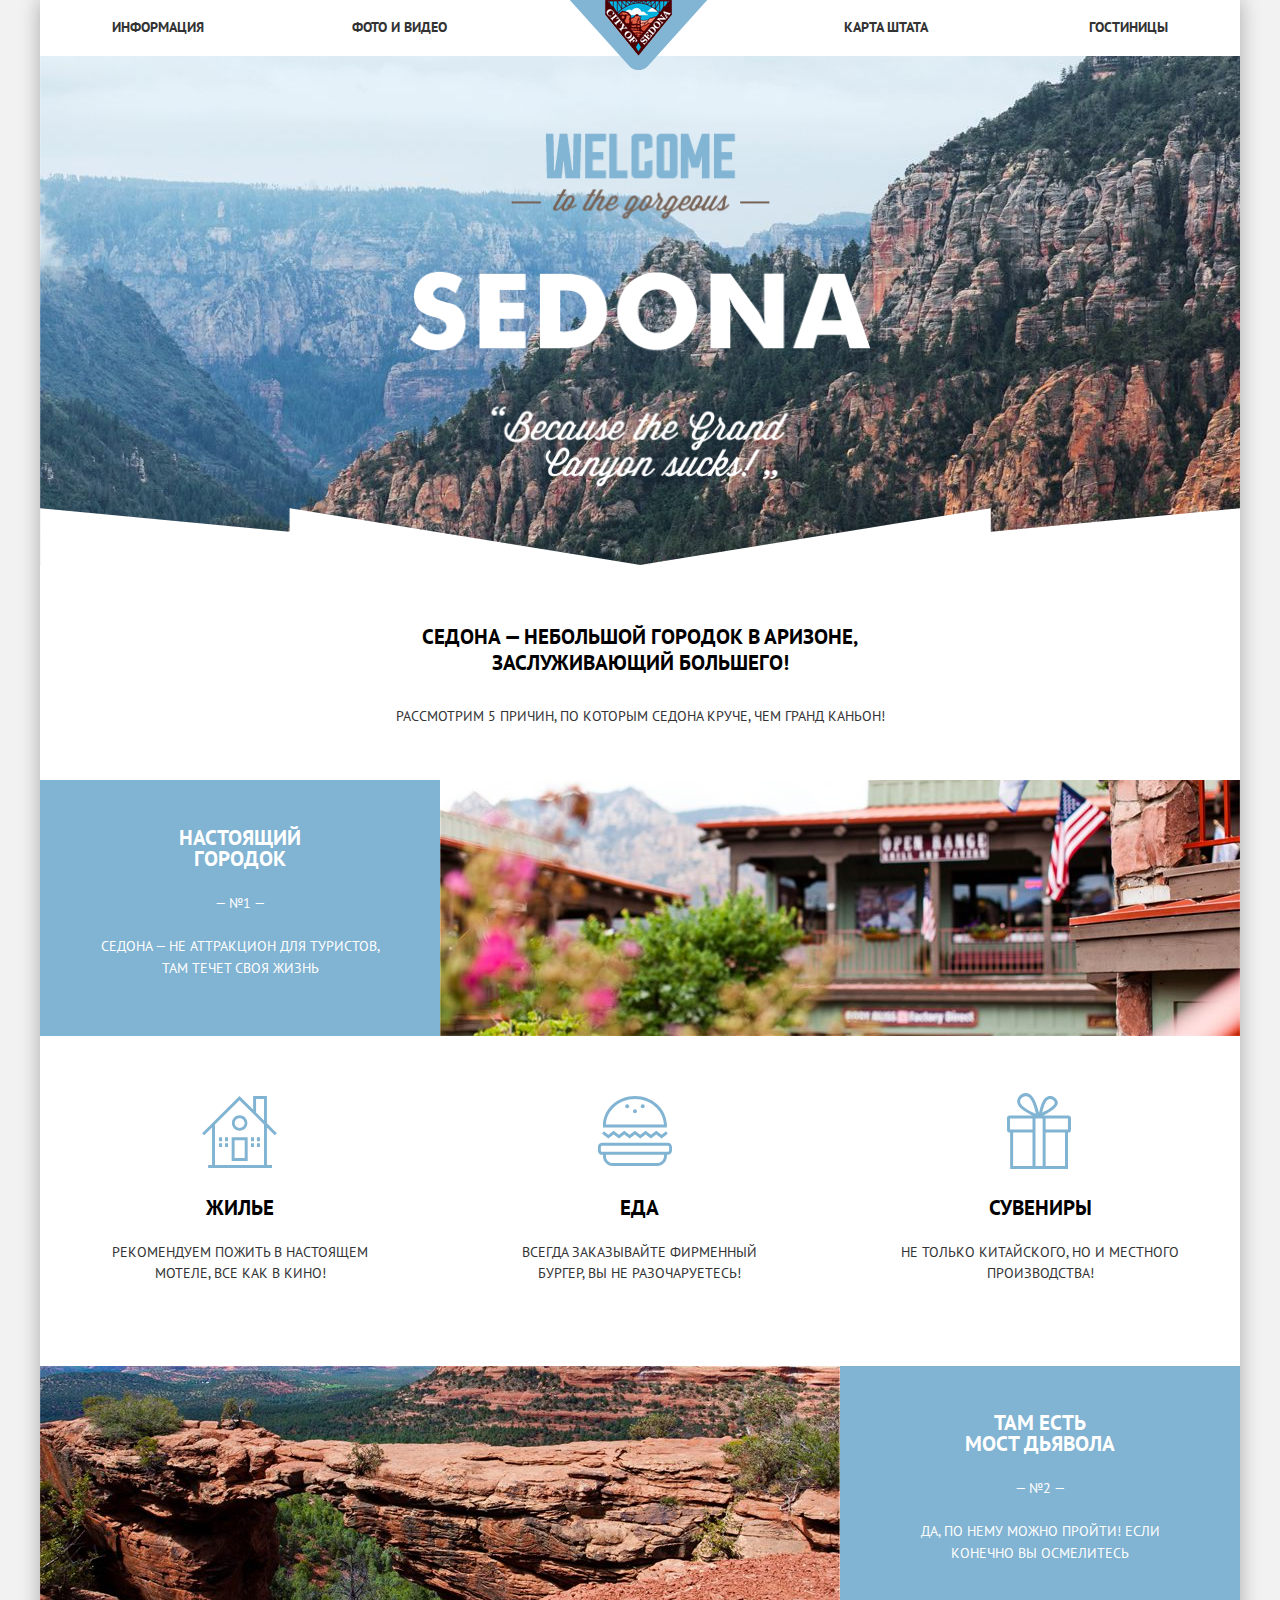
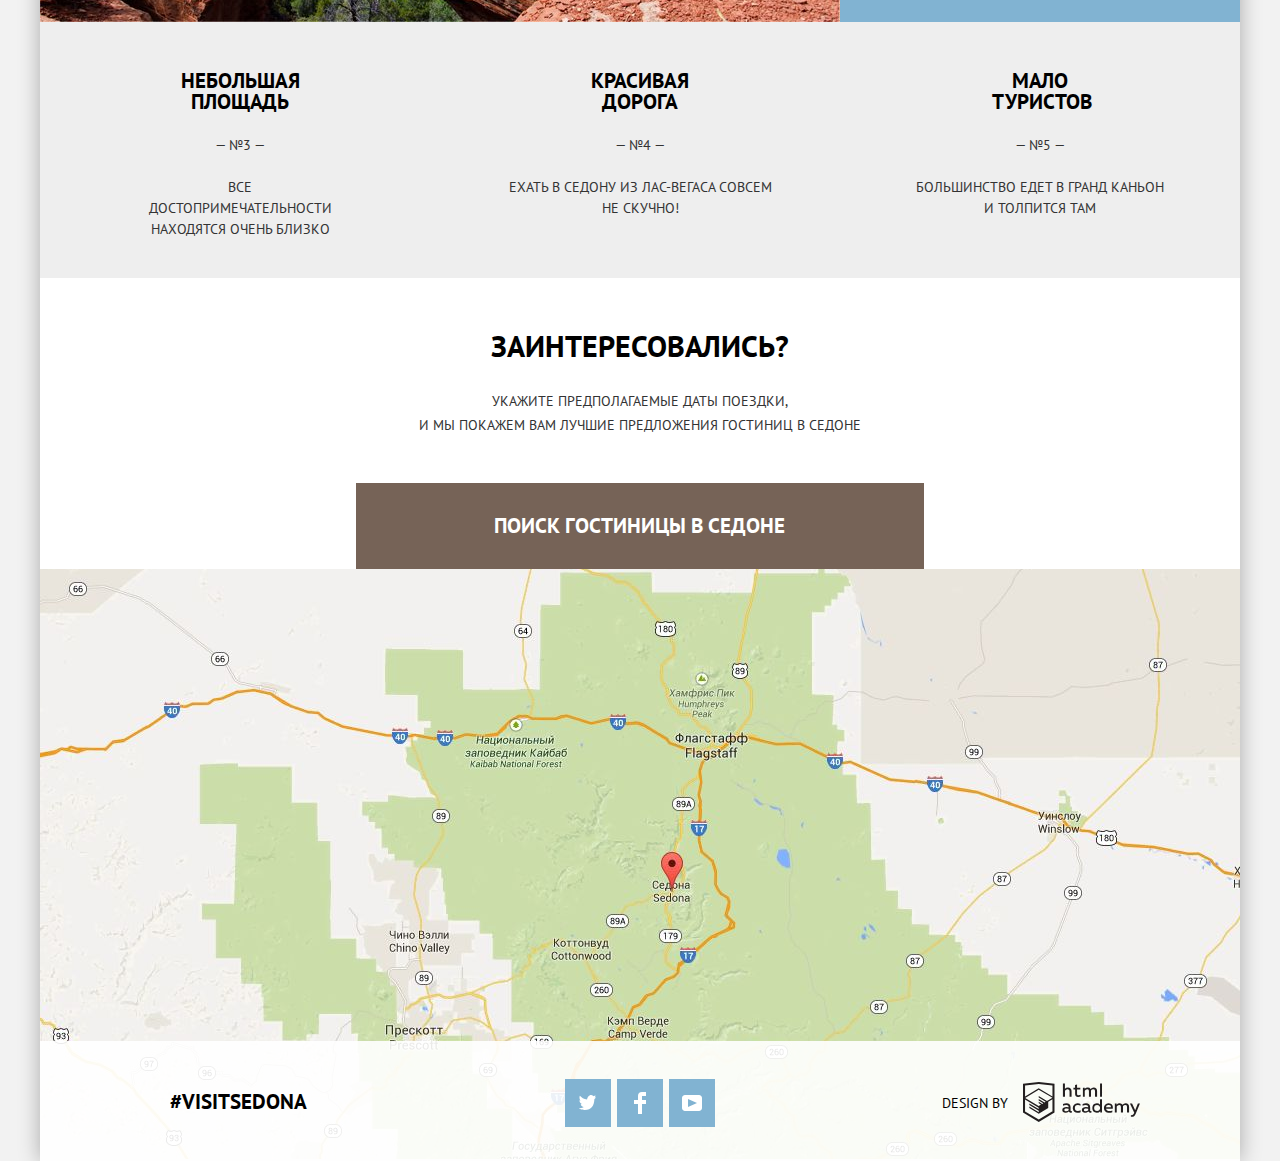
<file: index.html>
<!DOCTYPE html>
<html lang="ru">

<head>
  <meta charset="utf-8">
  <title>Седона</title>
  <link href="https://fonts.googleapis.com/css?family=PT+Sans:400,700&amp;subset=cyrillic" rel="stylesheet">
  <link href="css/normalize.css" rel="stylesheet">
  <link href="css/style.min.css" rel="stylesheet">
</head>

<body>
  <div class="main-container">
    <header class="main-header">
      <nav class="main-navigation">
        <a class="main-header-logo">
          <img src="img/logo.png" width="138" height="70" alt="Логотип «Седона»">
        </a>
        <ul class="site-navigation">
          <li><a href="#">Информация</a>
          </li>
          <li><a href="#">Фото и видео</a>
          </li>
          <li><a href="#">Карта штата</a>
          </li>
          <li><a href="catalog.html">Гостиницы</a>
          </li>
        </ul>
      </nav>
    </header>
    <main class="container">
      <h1 class="visually-hidden">Седона</h1>
      <div class="promo">
        <img src="img/promo-text-group.png" width="461" height="348" alt="welcome">
      </div>
      <div class="advertising">
        <h2>Седона — небольшой городок в Аризоне, заслуживающий большего!</h2>
        <p>Рассмотрим 5 причин, по которым Седона круче, чем Гранд Каньон!</p>
      </div>
      <section class="reason">
        <div class="background-blue">
          <h3>Настоящий городок</h3>
          <span>— №1 —</span>
          <p>СЕДОНА &mdash; Не аттракцион для туристов, там течет своя жизнь</p>
        </div>
        <img src="img/reason-real-town.jpg" width="800" height="256" alt="город Седона">
      </section>
      <section class="reason-detailed">
        <ul class="reason-list">
          <li class="reason-item-1">
            <h3>Жилье</h3>
            <p>Рекомендуем пожить в настоящем мотеле, все как в кино!</p>
          </li>
          <li class="reason-item-2">
            <h3>Еда</h3>
            <p>Всегда заказывайте фирменный бургер, Вы не разочаруетесь!</p>
          </li>
          <li class="reason-item-3">
            <h3>Сувениры</h3>
            <p>Не только китайского, но и местного производства!</p>
          </li>
        </ul>
      </section>
      <section class="reason">
        <div class="background-blue-2">
          <h3>Там есть мост&#160;дьявола</h3>
          <span>— №2 —</span>
          <p>Да, по нему можно пройти! Если конечно Вы осмелитесь</p>
        </div>
        <img class="reason-image-bridge" src="img/reason-devil-ridge.jpg" width="800" height="256" alt="мост дьявола">
      </section>
      <section class="reason">
        <ul class="reason-list background-gray">
          <li class="reason-item-4">
            <h3>Небольшая площадь</h3>
            <span>— №3 —</span>
            <p>Все достопримечательности находятся очень близко</p>
          </li>
          <li class="reason-item-5">
            <h3>Красивая дорога</h3>
            <span>— №4 —</span>
            <p>Ехать в Седону из Лас-Вегаса совсем не скучно!</p>
          </li>
          <li class="reason-item-6">
            <h3>Мало туристов</h3>
            <span>— №5 —</span>
            <p>Большинство едет в Гранд Каньон и толпится там</p>
          </li>
        </ul>
      </section>
      <section class="search">
        <h2>Заинтересовались?</h2>
        <p>укажите предполагаемые даты поездки,
          <br>и мы покажем вам лучшие предложения гостиниц в Седоне</p>
        <a class="search-button" href="search.html">Поиск гостиницы в Седоне</a>
      </section>
      <section class="map">
        <h2 class="visually-hidden">Седона на карте</h2>
        <iframe class="map-interactive" src="https://www.google.com/maps/embed?pb=!1m14!1m8!1m3!1d863476.8535269026!2d-111.71261979275418!3d34.78241265220324!3m2!1i1024!2i768!4f13.1!3m3!1m2!1s0x872da132f942b00d%3A0x5548c523fa6c8efd!2z0KHQtdC00L7QvdCwLCDQkNGA0LjQt9C-0L3QsCA4NjMzNiwg0KHQqNCQ!5e0!3m2!1sru!2sru!4v1504962542383" width="1200" height="580" allowfullscreen></iframe>
        <form class="form" action="https://echo.htmlacademy.ru" method="post">
          <p class="search-data">
            <label for="user-date-arrival">Дата заезда:</label>
            <input type="text" name="date-arrival" id="user-date-arrival" value="24 апреля 2017">
            <button class="calendar" type="button">
              <svg xmlns="http://www.w3.org/2000/svg" width="21" height="22" viewBox="0 0 21 22">
                <path fill="#d4d4d4" d="M19.251 2.025h-2.845V.648c0-.381-.294-.689-.656-.689-.363 0-.656.308-.656.689v1.377h-3.938V.648c0-.381-.294-.689-.655-.689-.363 0-.657.308-.657.689v1.377H5.906V.648c0-.381-.294-.689-.656-.689-.363 0-.657.308-.657.689v1.377H1.75C.784 2.025 0 2.847 0 3.862v16.302C0 21.179.784 22 1.75 22h17.501c.966 0 1.749-.821 1.749-1.836V3.862c0-1.015-.783-1.837-1.749-1.837zm.437 18.139a.448.448 0 0 1-.437.459H1.75a.45.45 0 0 1-.438-.459V3.862a.45.45 0 0 1 .438-.459h2.844v1.378c0 .381.294.689.657.689.362 0 .656-.308.656-.689V3.403h3.938v1.378c0 .381.294.689.657.689.361 0 .655-.308.655-.689V3.403h3.938v1.378c0 .381.293.689.656.689.362 0 .656-.308.656-.689V3.403h2.845c.241 0 .437.206.437.459v16.302z" />
                <path fill="#d4d4d4" d="M4.594 8.225h2.625v2.066H4.594zM4.594 11.668h2.625v2.067H4.594zM4.594 15.112h2.625v2.066H4.594zM9.188 15.112h2.625v2.066H9.188zM9.188 11.668h2.625v2.067H9.188zM9.188 8.225h2.625v2.066H9.188zM13.781 15.112h2.625v2.066h-2.625zM13.781 11.668h2.625v2.067h-2.625zM13.781 8.225h2.625v2.066h-2.625z" />
              </svg>
              <span class="visually-hidden">Календарь</span>
            </button>
          </p>
          <p class="search-data">
            <label for="user-date-departure">Дата выезда:</label>
            <input type="text" name="date-departure" id="user-date-departure" value="4 июля 2017">
            <button class="calendar" type="button">
              <svg xmlns="http://www.w3.org/2000/svg" width="21" height="22" viewBox="0 0 21 22">
                <path fill="#d4d4d4" d="M19.251 2.025h-2.845V.648c0-.381-.294-.689-.656-.689-.363 0-.656.308-.656.689v1.377h-3.938V.648c0-.381-.294-.689-.655-.689-.363 0-.657.308-.657.689v1.377H5.906V.648c0-.381-.294-.689-.656-.689-.363 0-.657.308-.657.689v1.377H1.75C.784 2.025 0 2.847 0 3.862v16.302C0 21.179.784 22 1.75 22h17.501c.966 0 1.749-.821 1.749-1.836V3.862c0-1.015-.783-1.837-1.749-1.837zm.437 18.139a.448.448 0 0 1-.437.459H1.75a.45.45 0 0 1-.438-.459V3.862a.45.45 0 0 1 .438-.459h2.844v1.378c0 .381.294.689.657.689.362 0 .656-.308.656-.689V3.403h3.938v1.378c0 .381.294.689.657.689.361 0 .655-.308.655-.689V3.403h3.938v1.378c0 .381.293.689.656.689.362 0 .656-.308.656-.689V3.403h2.845c.241 0 .437.206.437.459v16.302z" />
                <path fill="#d4d4d4" d="M4.594 8.225h2.625v2.066H4.594zM4.594 11.668h2.625v2.067H4.594zM4.594 15.112h2.625v2.066H4.594zM9.188 15.112h2.625v2.066H9.188zM9.188 11.668h2.625v2.067H9.188zM9.188 8.225h2.625v2.066H9.188zM13.781 15.112h2.625v2.066h-2.625zM13.781 11.668h2.625v2.067h-2.625zM13.781 8.225h2.625v2.066h-2.625z" />
              </svg>
              <span class="visually-hidden">Календарь</span>
            </button>
          </p>
          <div class="search-people-number">
            <div class="search-people-number-wrapper-1">
              <label class="search-people-number-1" for="quantity-adults">Взрослые:</label>
              <button class="button-quantity1" type="button">
                <span class="visually-hidden">Меньше</span>
              </button>
              <input type="text" name="quantity" id="quantity-adults" value="2">
              <button class="button-quantity2" type="button">
                <span class="visually-hidden">Больше</span>
              </button>
            </div>
            <div class="search-people-number-wrapper-2">
              <label class="search-people-number-2" for="quantity-children">Дети:</label>
              <button class="button-quantity1" type="button">
                <span class="visually-hidden">Меньше</span>
              </button>
              <input type="text" name="quantity" id="quantity-children" value="0">
              <button class="button-quantity2" type="button">
                <span class="visually-hidden">Больше</span>
              </button>
            </div>
          </div>
          <button class="button" type="submit">Найти</button>
        </form>
      </section>
    </main>
    <footer class="main-footer-index">
      <div class="container">
        <p class="hashtag">
          <a href="#">#Visitsedona</a>
        </p>
        <div class="footer-social">
          <ul>
            <li><a class="social-button" href="#"><span class="visually-hidden">Твиттер</span>
              <svg xmlns="http://www.w3.org/2000/svg" xmlns:xlink="http://www.w3.org/1999/xlink" width="17" height="15" viewBox="0 0 17 15">
                <path fill="#FFF" d="M10.95.144c1.685-.496 2.984.27 3.577 1.179.673-.231 1.331-.481 2.011-.708a2.345 2.345 0 0 1-.857 1.768c.685.17 1.304-.491 1.304-.491-.169 1-1.006 1.788-1.563 2.024-.231 6.75-3.175 11.217-10.077 11.082h-.446c-.41 0-4.164-.46-4.898-1.887 2.271.196 3.893-.422 4.693-1.177-.96-.3-2.679-.477-2.979-2.95.349.106.564.228 1.19.119C1.705 8.247.374 7.53.448 5.33c.285.328 1.067.536 1.34.472C1.085 5.561-.182 2.442.894.85c1.818 1.854 3.735 3.606 7.152 3.773C8.254 2.33 9.183.793 10.95.144z"/>
              </svg>
              </a>
            </li>
            <li><a class="social-button" href="#"><span class="visually-hidden">Фейсбук</span>
              <svg xmlns="http://www.w3.org/2000/svg" width="12" height="22" viewBox="0 0 12 22"><path fill="#FFF" d="M12 4V0H8a4 4 0 0 0-4 4v4H0v4h4v10h4V12h4V8H8V4h4z"/></svg>
              </a>
            </li>
            <li><a class="social-button" href="#"><span class="visually-hidden">Ютуб</span>
              <svg xmlns="http://www.w3.org/2000/svg" xmlns:xlink="http://www.w3.org/1999/xlink" width="20" height="16" viewBox="0 0 20 16">
                <path fill="#FFF" d="M17 0H3C1.35 0 0 1.35 0 3v10c0 1.65 1.35 3 3 3h14c1.65 0 3-1.35 3-3V3c0-1.65-1.35-3-3-3zM6.027 11.998V4.002L15.014 8l-8.987 3.998z"/></svg>
              </a>
            </li>
          </ul>
        </div>
        <p class="footer-copyright">
          <b>design by</b>
          <a href="https://htmlacademy.ru/intensive/htmlcss">
            <svg id="Layer_1" data-name="Layer 1" xmlns="http://www.w3.org/2000/svg" width="117" height="42" viewBox="0 0 108.08 36.85">
              <title>logo-htmlacademy-small1</title>
              <path d="M44.61,26.88a2,2,0,0,0,.55-0.1v1.33a3.25,3.25,0,0,1-1.18.21,1.67,1.67,0,0,1-1.67-1,4.84,4.84,0,0,1-3.14,1.08c-1.51,0-2.91-.83-2.91-2.55,0-2.13,2-2.79,3.71-2.79a11.08,11.08,0,0,1,2.17.25v-0.3c0-1-.76-1.77-2.19-1.77a7.42,7.42,0,0,0-3,.64v-1.7a10.21,10.21,0,0,1,3.19-.55c2.36,0,3.81,1.12,3.81,3.65v3a0.54,0.54,0,0,0,.49.59h0.17Zm-6.44-1.13A1.35,1.35,0,0,0,39.63,27h0.11a3.39,3.39,0,0,0,2.41-1V24.58a9.72,9.72,0,0,0-1.81-.21c-1,0-2.16.33-2.16,1.38h0Zm12.36-6.11a5,5,0,0,1,2.57.64V22a4.08,4.08,0,0,0-2.3-.7,2.75,2.75,0,1,0,0,5.49,5,5,0,0,0,2.43-.64v1.71a6.27,6.27,0,0,1-2.76.57A4.21,4.21,0,0,1,46,24.51q0-.21,0-0.41a4.32,4.32,0,0,1,4.18-4.46h0.38Zm12.17,7.24a2,2,0,0,0,.55-0.1v1.33a3.25,3.25,0,0,1-1.18.21,1.67,1.67,0,0,1-1.67-1,4.84,4.84,0,0,1-3.14,1.08c-1.51,0-2.91-.83-2.91-2.55,0-2.13,2-2.79,3.71-2.79a11.08,11.08,0,0,1,2.17.25v-0.3c0-1-.76-1.77-2.19-1.77a7.42,7.42,0,0,0-3,.64v-1.7a10.21,10.21,0,0,1,3.19-.55c2.36,0,3.81,1.12,3.81,3.65v3a0.54,0.54,0,0,0,.49.59h0.17Zm-6.44-1.13A1.35,1.35,0,0,0,57.73,27h0.11a3.39,3.39,0,0,0,2.41-1V24.58a9.72,9.72,0,0,0-1.81-.21c-1.06,0-2.16.33-2.16,1.38h0ZM73,16V28.2H71.35V26.88a3.88,3.88,0,0,1-3.19,1.54,4.4,4.4,0,0,1,0-8.78,3.81,3.81,0,0,1,3,1.3V16H73Zm-4.53,5.22a2.76,2.76,0,1,0,0,5.52A2.86,2.86,0,0,0,71.15,25V23A2.91,2.91,0,0,0,68.49,21.27ZM79,19.64c3.31,0,4.46,2.68,3.92,5.09H76.7c0.21,1.5,1.67,2.11,3.19,2.11a6.11,6.11,0,0,0,2.64-.59v1.6a7.14,7.14,0,0,1-3,.57C77,28.42,74.78,27,74.78,24a4.18,4.18,0,0,1,4-4.39H79Zm0.09,1.54a2.28,2.28,0,0,0-2.44,2.1v0.06H81.3A2,2,0,0,0,79.13,21.18Zm5.73,7V19.87h1.65v1a3.81,3.81,0,0,1,2.78-1.27A2.86,2.86,0,0,1,91.89,21a4.12,4.12,0,0,1,2.91-1.33A3.06,3.06,0,0,1,98,23V28.2h-1.9V23.05a1.59,1.59,0,0,0-1.42-1.75H94.42a2.8,2.8,0,0,0-2.07,1.12V28.2h-1.9V23.05A1.59,1.59,0,0,0,89,21.31H88.8a3,3,0,0,0-2.21,1.29v5.63H84.86Zm21.31-8.33h1.9l-3.91,9.46c-0.9,2.17-2.09,2.86-3.35,2.86a4.76,4.76,0,0,1-1.1-.14V30.46a2.86,2.86,0,0,0,.85.12c0.9,0,1.58-.64,2.07-1.9l0.17-.42-4-8.4h2l2.86,6.29ZM38.73,1.46V6.22a3.81,3.81,0,0,1,2.7-1.14,3.25,3.25,0,0,1,3.44,3.4v5.15H43V8.72a1.81,1.81,0,0,0-1.61-2h-0.3a2.93,2.93,0,0,0-2.32,1.39v5.52h-1.9V1.46h1.9ZM49.94,2.31v3h3V6.91h-3v3.81c0,1.1.5,1.46,1.58,1.46a4.49,4.49,0,0,0,1.69-.33v1.6A6.8,6.8,0,0,1,51,13.8a2.55,2.55,0,0,1-2.86-2.74V6.89H46.58V5.26h1.5V2.74Zm5.4,11.31V5.28H57v1A3.81,3.81,0,0,1,59.77,5a2.86,2.86,0,0,1,2.6,1.33A4.12,4.12,0,0,1,65.28,5,3.06,3.06,0,0,1,68.44,8.4v5.21h-1.9V8.46a1.59,1.59,0,0,0-1.42-1.75H64.89a2.8,2.8,0,0,0-2.07,1.12v5.78h-1.9V8.46A1.59,1.59,0,0,0,59.5,6.71H59.27A3,3,0,0,0,57.06,8v5.63H55.34ZM71.17,1.45H73V13.6H71.17V1.45ZM14.71,0H14.55L0,1.54V28.21l14.55,8.66,14.55-8.66V1.54Zm12.5,27.1L14.55,34.64,1.9,27.12V16.18l12.59,7.5V25L5.86,19.9v1.31l8.68,5.21v1.39L5.87,22.65V24l8.68,5.21,8.75-5.24V18.31L27.2,16V27.12Zm0-12.53-3.48,2-1.6,1L14.51,13v1.31L21,18.23H21l-0.14.09-1,.54-5.37-3.2V17l4.24,2.52-1,.67-3.2-1.9v1.31l2.1,1.24L14.5,22.1,2,14.65,14.51,7.11Zm0-1.32L14.49,5.76,1.91,13.25v-10L14.56,1.92,27.21,3.25v10h0Z" transform="translate(0 -0.02)" fill="#231f20" />
            </svg>
          </a>
        </p>
      </div>
    </footer>
  </div>
  <script src="js/modal.min.js"></script>
</body>
</html>
</file>
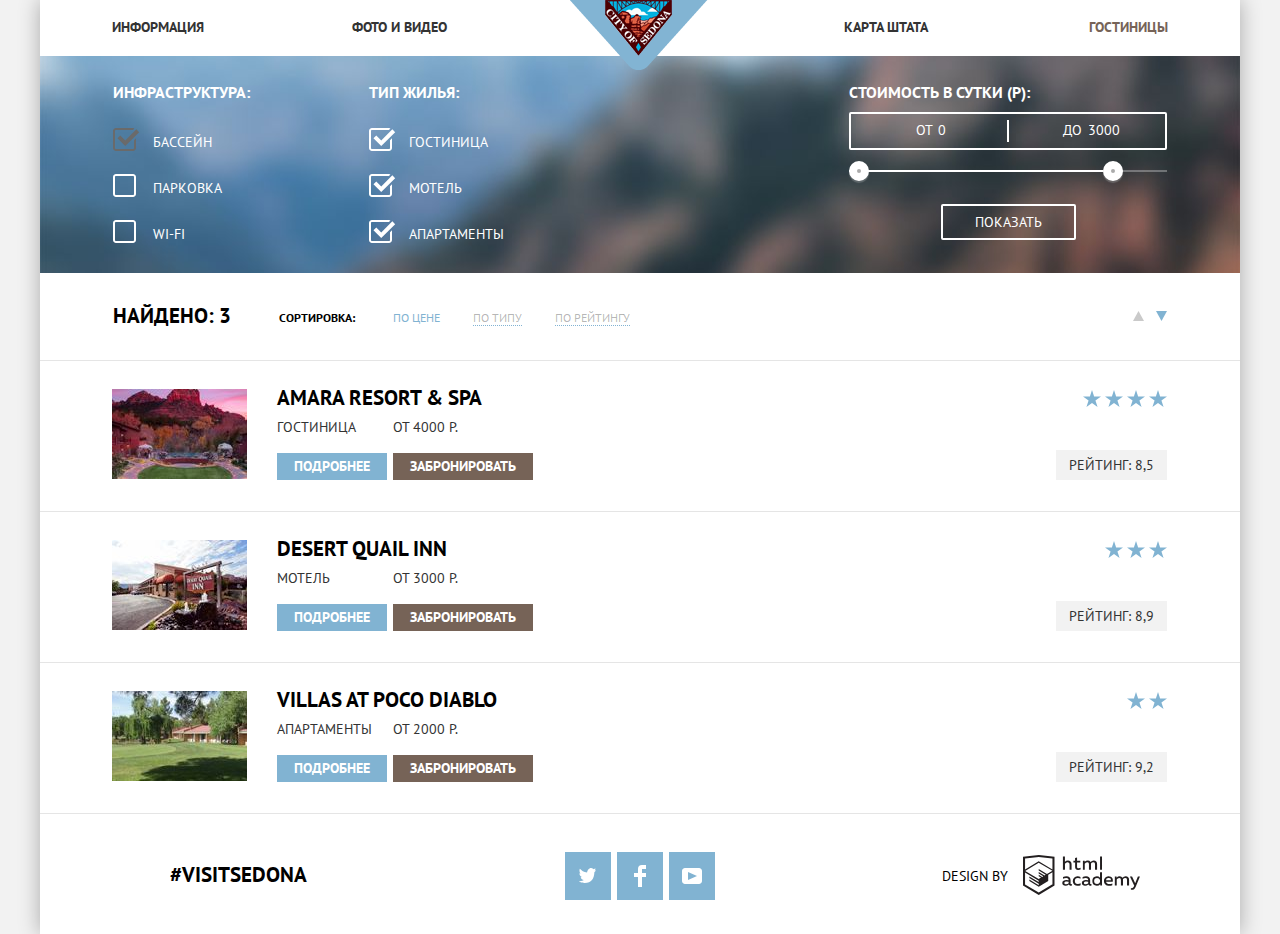
<file: catalog.html>
<!DOCTYPE html>
<html lang="ru">

<head>
  <meta charset="utf-8">
  <title>Седона</title>
  <link href="https://fonts.googleapis.com/css?family=PT+Sans:400,700&amp;subset=cyrillic" rel="stylesheet">
  <link href="css/normalize.css" rel="stylesheet">
  <link href="css/style.min.css" rel="stylesheet">
</head>

<body>
  <div class="main-container">
    <header class="main-header">
      <nav class="main-navigation">
        <a class="main-header-logo" href="index.html">
          <img src="img/logo.png" width="138" height="70" alt="Логотип «Седона»">
        </a>
        <ul class="site-navigation">
          <li><a href="#">Информация</a>
          </li>
          <li><a href="#">Фото и видео</a>
          </li>
          <li><a href="#">Карта штата</a>
          </li>
          <li class="site-navigation-active"><a>Гостиницы</a>
          </li>
        </ul>
      </nav>
    </header>
    <main class="container">
      <h1 class="visually-hidden">Седона каталог отелей</h1>

      <section class="filters">
        <h2 class="visually-hidden">Фильтр отелей</h2>
        <form class="filter" method="get" action="https://echo.htmlacademy.ru">
          <fieldset class="infrastructure">
            <legend>Инфраструктура:</legend>
            <ul>
              <li class="filter-option">
                <input class="visually-hidden filter-checkbox" type="checkbox" name="pool" id="filter-pool" checked disabled>
                <label for="filter-pool">Бассейн</label>
              </li>
              <li class="filter-option">
                <input class="visually-hidden filter-checkbox" type="checkbox" name="parking" id="filter-parking">
                <label for="filter-parking">Парковка</label>
              </li>
              <li class="filter-option">
                <input class="visually-hidden filter-checkbox" type="checkbox" name="wifi" id="wifi">
                <label for="wifi">wi-fi</label>
              </li>
            </ul>
          </fieldset>

          <fieldset class="housing">
            <legend>Тип жилья:</legend>
            <ul>
              <li class="filter-option">
                <input class="visually-hidden filter-checkbox" type="checkbox" name="hotel" id="hotel" checked>
                <label for="hotel">Гостиница</label>
              </li>
              <li class="filter-option">
                <input class="visually-hidden filter-checkbox" type="checkbox" name="motel" id="motel" checked>
                <label for="motel">Мотель</label>
              </li>
              <li class="filter-option">
                <input class="visually-hidden filter-checkbox" type="checkbox" name="apartments" id="apartments" checked>
                <label for="apartments">Апартаменты</label>
              </li>
            </ul>
          </fieldset>

          <div class="range-filter">
            <div class="range-filter-title">Стоимость в сутки (р):</div>
            <div class="price-controls">
              <label class="min-price"> от
                <input type="text" name="min-price" value="0">
              </label>
              <label class="max-price"> до
                <input type="text" name="max-price" value="3000">
              </label>
            </div>
            <div class="range-controls">
              <div class="scale">
                <div class="bar"></div>
              </div>
              <div class="range-toggle range-toggle-min"></div>
              <div class="range-toggle range-toggle-max"></div>
            </div>
            <button class="filter-button" type="submit">Показать</button>
          </div>
        </form>
      </section>

      <section class="result">
        <h2>Найдено: 3</h2>
        <h3>Сортировка:</h3>
        <ul class="sorting">
          <li><a class="sorting-price" href="#">По цене</a>
          </li>
          <li><a class="sorting-type-rating" href="#">По типу</a>
          </li>
          <li><a class="sorting-type-rating" href="#">По рейтингу</a>
          </li>
        </ul>
        <div class="icon-wrapper">
          <a class="icon-wrapper-up" href="#">
            <svg xmlns="http://www.w3.org/2000/svg" width="11" height="10" viewBox="0 0 11 10">
              <path fill="#231F20" d="M5.5 0L0 10h11z" />
            </svg>
          </a>
          <a class="icon-wrapper-down" href="#">
            <svg xmlns="http://www.w3.org/2000/svg" width="11" height="10" viewBox="0 0 11 10">
              <path fill="#231F20" d="M5.5 10L0 0h11" />
            </svg>
          </a>
        </div>
      </section>

      <section class="hotel-directory">
        <h2 class="visually-hidden">Результат поиска отелей </h2>
        <article class="hotel">
          <div>
            <h3 class="hotel-name">
              <a href="#">Amara Resort & spa</a>
            </h3>
            <div class="booking-hotel-wrapper">
              <p class="hotel-wrapper">
                <span class="housing-type">Гостиница</span>
                <a class="button-detailed-hotel" href="#">Подробнее</a>
              </p>
              <p class="booking-wrapper">
                <span class="housing-cost">От 4000 р.</span>
                <a class="button-booking-hotel" href="#">Забронировать</a>
              </p>
            </div>
          </div>
          <div class="hotel-photo">
            <img src="img/photo-hotel.jpg" width="135" height="90" alt="фото гостиница Amara Resort & spa">
          </div>

          <div class="rating">
            <div class="star">
              <svg xmlns="http://www.w3.org/2000/svg" width="18" height="17" viewBox="0 0 18 17">
                <path fill="#81B3D2" d="M9.002 0l2.126 6.494h6.877l-5.564 4.012L14.566 17l-5.564-4.013L3.438 17l2.126-6.494L0 6.494h6.878z" />
              </svg>
              <svg xmlns="http://www.w3.org/2000/svg" width="18" height="17" viewBox="0 0 18 17">
                <path fill="#81B3D2" d="M9.002 0l2.126 6.494h6.877l-5.564 4.012L14.566 17l-5.564-4.013L3.438 17l2.126-6.494L0 6.494h6.878z" />
              </svg>
              <svg xmlns="http://www.w3.org/2000/svg" width="18" height="17" viewBox="0 0 18 17">
                <path fill="#81B3D2" d="M9.002 0l2.126 6.494h6.877l-5.564 4.012L14.566 17l-5.564-4.013L3.438 17l2.126-6.494L0 6.494h6.878z" />
              </svg>
              <svg xmlns="http://www.w3.org/2000/svg" width="18" height="17" viewBox="0 0 18 17">
                <path fill="#81B3D2" d="M9.002 0l2.126 6.494h6.877l-5.564 4.012L14.566 17l-5.564-4.013L3.438 17l2.126-6.494L0 6.494h6.878z" />
              </svg>
            </div>
            <span class="rating-points">Рейтинг: 8,5</span>
          </div>
        </article>
        <article class="hotel">
          <div>
            <h3 class="hotel-name">
              <a href="#">Desert quail inn</a>
            </h3>
            <div class="booking-hotel-wrapper">
              <p class="hotel-wrapper">
                <span class="housing-type">Мотель</span>
                <a class="button-detailed-hotel" href="#">Подробнее</a>
              </p>
              <p class="booking-wrapper">
                <span class="housing-cost">От 3000 р.</span>
                <a class="button-booking-hotel" href="#">Забронировать</a>
              </p>
            </div>
          </div>
          <div class="hotel-photo">
            <img src="img/photo-motel.jpg" width="135" height="90" alt="фото мотель Desert quail inn">
          </div>

          <div class="rating">
            <div class="star">
              <svg xmlns="http://www.w3.org/2000/svg" width="18" height="17" viewBox="0 0 18 17">
                <path fill="#81B3D2" d="M9.002 0l2.126 6.494h6.877l-5.564 4.012L14.566 17l-5.564-4.013L3.438 17l2.126-6.494L0 6.494h6.878z" />
              </svg>
              <svg xmlns="http://www.w3.org/2000/svg" width="18" height="17" viewBox="0 0 18 17">
                <path fill="#81B3D2" d="M9.002 0l2.126 6.494h6.877l-5.564 4.012L14.566 17l-5.564-4.013L3.438 17l2.126-6.494L0 6.494h6.878z" />
              </svg>
              <svg xmlns="http://www.w3.org/2000/svg" width="18" height="17" viewBox="0 0 18 17">
                <path fill="#81B3D2" d="M9.002 0l2.126 6.494h6.877l-5.564 4.012L14.566 17l-5.564-4.013L3.438 17l2.126-6.494L0 6.494h6.878z" />
              </svg>
            </div>
            <span class="rating-points">Рейтинг: 8,9</span>
          </div>
        </article>
        <article class="hotel">
          <div>
            <h3 class="hotel-name">
              <a href="#">Villas at poco diablo</a>
            </h3>
            <div class="booking-hotel-wrapper">
              <p class="hotel-wrapper">
                <span class="housing-type">Апартаменты</span>
                <a class="button-detailed-hotel" href="#">Подробнее</a>
              </p>
              <p class="booking-wrapper">
                <span class="housing-cost">От 2000 р.</span>
                <a class="button-booking-hotel" href="#">Забронировать</a>
              </p>
            </div>
          </div>
          <div class="hotel-photo">
            <img src="img/photo-apartments.jpg" width="135" height="90" alt="фото апартаменты Villas at poco diablo">
          </div>

          <div class="rating">
            <div class="star">
              <svg xmlns="http://www.w3.org/2000/svg" width="18" height="17" viewBox="0 0 18 17">
                <path fill="#81B3D2" d="M9.002 0l2.126 6.494h6.877l-5.564 4.012L14.566 17l-5.564-4.013L3.438 17l2.126-6.494L0 6.494h6.878z" />
              </svg>
              <svg xmlns="http://www.w3.org/2000/svg" width="18" height="17" viewBox="0 0 18 17">
                <path fill="#81B3D2" d="M9.002 0l2.126 6.494h6.877l-5.564 4.012L14.566 17l-5.564-4.013L3.438 17l2.126-6.494L0 6.494h6.878z" />
              </svg>
            </div>
            <span class="rating-points">Рейтинг: 9,2</span>
          </div>
        </article>
      </section>
    </main>
    <footer class="main-footer">
      <div class="container">
        <p class="hashtag">
          <a href="#">#Visitsedona</a>
        </p>
        <div class="footer-social">
          <ul>
            <li><a class="social-button" href="#"><span class="visually-hidden">Твиттер</span>
              <svg xmlns="http://www.w3.org/2000/svg" xmlns:xlink="http://www.w3.org/1999/xlink" width="17" height="15" viewBox="0 0 17 15">
                <path fill="#FFF" d="M10.95.144c1.685-.496 2.984.27 3.577 1.179.673-.231 1.331-.481 2.011-.708a2.345 2.345 0 0 1-.857 1.768c.685.17 1.304-.491 1.304-.491-.169 1-1.006 1.788-1.563 2.024-.231 6.75-3.175 11.217-10.077 11.082h-.446c-.41 0-4.164-.46-4.898-1.887 2.271.196 3.893-.422 4.693-1.177-.96-.3-2.679-.477-2.979-2.95.349.106.564.228 1.19.119C1.705 8.247.374 7.53.448 5.33c.285.328 1.067.536 1.34.472C1.085 5.561-.182 2.442.894.85c1.818 1.854 3.735 3.606 7.152 3.773C8.254 2.33 9.183.793 10.95.144z"/>
              </svg>
              </a>
            </li>

            <li><a class="social-button" href="#"><span class="visually-hidden">Фейсбук</span>
              <svg xmlns="http://www.w3.org/2000/svg" width="12" height="22" viewBox="0 0 12 22"><path fill="#FFF" d="M12 4V0H8a4 4 0 0 0-4 4v4H0v4h4v10h4V12h4V8H8V4h4z"/></svg>
              </a>
            </li>

            <li><a class="social-button" href="#"><span class="visually-hidden">Ютуб</span>
              <svg xmlns="http://www.w3.org/2000/svg" xmlns:xlink="http://www.w3.org/1999/xlink" width="20" height="16" viewBox="0 0 20 16">
                <path fill="#FFF" d="M17 0H3C1.35 0 0 1.35 0 3v10c0 1.65 1.35 3 3 3h14c1.65 0 3-1.35 3-3V3c0-1.65-1.35-3-3-3zM6.027 11.998V4.002L15.014 8l-8.987 3.998z"/></svg>
              </a>
            </li>
          </ul>
        </div>
        <p class="footer-copyright">
          <b>design by</b>
          <a href="https://htmlacademy.ru/intensive/htmlcss">
            <svg id="Layer_1" data-name="Layer 1" xmlns="http://www.w3.org/2000/svg" width="117" height="42" viewBox="0 0 108.08 36.85">
              <title>logo-htmlacademy-small1</title>
              <path d="M44.61,26.88a2,2,0,0,0,.55-0.1v1.33a3.25,3.25,0,0,1-1.18.21,1.67,1.67,0,0,1-1.67-1,4.84,4.84,0,0,1-3.14,1.08c-1.51,0-2.91-.83-2.91-2.55,0-2.13,2-2.79,3.71-2.79a11.08,11.08,0,0,1,2.17.25v-0.3c0-1-.76-1.77-2.19-1.77a7.42,7.42,0,0,0-3,.64v-1.7a10.21,10.21,0,0,1,3.19-.55c2.36,0,3.81,1.12,3.81,3.65v3a0.54,0.54,0,0,0,.49.59h0.17Zm-6.44-1.13A1.35,1.35,0,0,0,39.63,27h0.11a3.39,3.39,0,0,0,2.41-1V24.58a9.72,9.72,0,0,0-1.81-.21c-1,0-2.16.33-2.16,1.38h0Zm12.36-6.11a5,5,0,0,1,2.57.64V22a4.08,4.08,0,0,0-2.3-.7,2.75,2.75,0,1,0,0,5.49,5,5,0,0,0,2.43-.64v1.71a6.27,6.27,0,0,1-2.76.57A4.21,4.21,0,0,1,46,24.51q0-.21,0-0.41a4.32,4.32,0,0,1,4.18-4.46h0.38Zm12.17,7.24a2,2,0,0,0,.55-0.1v1.33a3.25,3.25,0,0,1-1.18.21,1.67,1.67,0,0,1-1.67-1,4.84,4.84,0,0,1-3.14,1.08c-1.51,0-2.91-.83-2.91-2.55,0-2.13,2-2.79,3.71-2.79a11.08,11.08,0,0,1,2.17.25v-0.3c0-1-.76-1.77-2.19-1.77a7.42,7.42,0,0,0-3,.64v-1.7a10.21,10.21,0,0,1,3.19-.55c2.36,0,3.81,1.12,3.81,3.65v3a0.54,0.54,0,0,0,.49.59h0.17Zm-6.44-1.13A1.35,1.35,0,0,0,57.73,27h0.11a3.39,3.39,0,0,0,2.41-1V24.58a9.72,9.72,0,0,0-1.81-.21c-1.06,0-2.16.33-2.16,1.38h0ZM73,16V28.2H71.35V26.88a3.88,3.88,0,0,1-3.19,1.54,4.4,4.4,0,0,1,0-8.78,3.81,3.81,0,0,1,3,1.3V16H73Zm-4.53,5.22a2.76,2.76,0,1,0,0,5.52A2.86,2.86,0,0,0,71.15,25V23A2.91,2.91,0,0,0,68.49,21.27ZM79,19.64c3.31,0,4.46,2.68,3.92,5.09H76.7c0.21,1.5,1.67,2.11,3.19,2.11a6.11,6.11,0,0,0,2.64-.59v1.6a7.14,7.14,0,0,1-3,.57C77,28.42,74.78,27,74.78,24a4.18,4.18,0,0,1,4-4.39H79Zm0.09,1.54a2.28,2.28,0,0,0-2.44,2.1v0.06H81.3A2,2,0,0,0,79.13,21.18Zm5.73,7V19.87h1.65v1a3.81,3.81,0,0,1,2.78-1.27A2.86,2.86,0,0,1,91.89,21a4.12,4.12,0,0,1,2.91-1.33A3.06,3.06,0,0,1,98,23V28.2h-1.9V23.05a1.59,1.59,0,0,0-1.42-1.75H94.42a2.8,2.8,0,0,0-2.07,1.12V28.2h-1.9V23.05A1.59,1.59,0,0,0,89,21.31H88.8a3,3,0,0,0-2.21,1.29v5.63H84.86Zm21.31-8.33h1.9l-3.91,9.46c-0.9,2.17-2.09,2.86-3.35,2.86a4.76,4.76,0,0,1-1.1-.14V30.46a2.86,2.86,0,0,0,.85.12c0.9,0,1.58-.64,2.07-1.9l0.17-.42-4-8.4h2l2.86,6.29ZM38.73,1.46V6.22a3.81,3.81,0,0,1,2.7-1.14,3.25,3.25,0,0,1,3.44,3.4v5.15H43V8.72a1.81,1.81,0,0,0-1.61-2h-0.3a2.93,2.93,0,0,0-2.32,1.39v5.52h-1.9V1.46h1.9ZM49.94,2.31v3h3V6.91h-3v3.81c0,1.1.5,1.46,1.58,1.46a4.49,4.49,0,0,0,1.69-.33v1.6A6.8,6.8,0,0,1,51,13.8a2.55,2.55,0,0,1-2.86-2.74V6.89H46.58V5.26h1.5V2.74Zm5.4,11.31V5.28H57v1A3.81,3.81,0,0,1,59.77,5a2.86,2.86,0,0,1,2.6,1.33A4.12,4.12,0,0,1,65.28,5,3.06,3.06,0,0,1,68.44,8.4v5.21h-1.9V8.46a1.59,1.59,0,0,0-1.42-1.75H64.89a2.8,2.8,0,0,0-2.07,1.12v5.78h-1.9V8.46A1.59,1.59,0,0,0,59.5,6.71H59.27A3,3,0,0,0,57.06,8v5.63H55.34ZM71.17,1.45H73V13.6H71.17V1.45ZM14.71,0H14.55L0,1.54V28.21l14.55,8.66,14.55-8.66V1.54Zm12.5,27.1L14.55,34.64,1.9,27.12V16.18l12.59,7.5V25L5.86,19.9v1.31l8.68,5.21v1.39L5.87,22.65V24l8.68,5.21,8.75-5.24V18.31L27.2,16V27.12Zm0-12.53-3.48,2-1.6,1L14.51,13v1.31L21,18.23H21l-0.14.09-1,.54-5.37-3.2V17l4.24,2.52-1,.67-3.2-1.9v1.31l2.1,1.24L14.5,22.1,2,14.65,14.51,7.11Zm0-1.32L14.49,5.76,1.91,13.25v-10L14.56,1.92,27.21,3.25v10h0Z" transform="translate(0 -0.02)" fill="#231f20" />
            </svg>
          </a>
        </p>
      </div>
    </footer>
  </div>
</body>
</html>
</file>
<file: css/style.min.css>
.main-navigation,body{font-size:14px;line-height:26px}.reason,.site-navigation{display:-webkit-box;display:-ms-flexbox}.button,.search-data input[type=text],body{font-family:"PT Sans",Arial,sans-serif;text-transform:uppercase}.main-footer .container,.main-footer-index .container,.reason,.reason-list{-webkit-box-orient:horizontal;-webkit-box-direction:normal}.button,.filter-button,.range-filter,.search-data input[type=text],body{text-transform:uppercase}.hotel-photo,.reason-image-bridge{-webkit-box-ordinal-group:0;order:-1}*,::after,::before{-webkit-box-sizing:inherit;box-sizing:inherit}html{-webkit-box-sizing:border-box;box-sizing:border-box}body{margin:0;padding:0;font-weight:400;color:#333;background-color:#f2f2f2}img{max-width:100%;height:auto}.visually-hidden:not(:focus):not(:active){position:absolute;width:1px;height:1px;margin:-1px;border:0;padding:0;white-space:nowrap;-webkit-clip-path:inset(100%);clip-path:inset(100%);clip:rect(0 0 0 0);overflow:hidden}a{text-decoration:none}.main-navigation{color:#000;font-weight:700;background-color:#fff}.site-navigation a{color:#333}.site-navigation a:hover{color:#81b3d2}.site-navigation a:active{color:rgba(0,0,0,.302)}.main-container{width:1200px;margin:0 auto;-webkit-box-shadow:0 0 20px rgba(0,0,0,.3);box-shadow:0 0 20px rgba(0,0,0,.3)}.site-navigation{display:flex;-ms-flex-wrap:wrap;flex-wrap:wrap;width:1200px;min-height:56px;margin:0;padding:14px 0 0;list-style:none}.site-navigation li{width:20%}.site-navigation li:nth-child(1),.site-navigation li:nth-child(2){text-align:left;padding-left:72px}.site-navigation li:nth-child(2){margin-right:auto}.site-navigation li:nth-child(3),.site-navigation li:nth-child(4){text-align:right;padding-right:72px}.main-header{position:relative}.main-header-logo{width:138px;height:70px;position:absolute;top:0;left:530px}.reason-item-1::before,.reason-item-2::before{top:60px;content:""}.promo{min-height:509px;background-color:#6987a5;background-image:url(../img/promo-mask.png),url(../img/promo-background.jpg);background-position:left bottom,50% 22%;background-repeat:no-repeat;text-align:center;padding-top:77px}.advertising{text-align:center;min-height:215px;background-color:#fff}.advertising h2{font-size:21px;font-weight:700;color:#000;padding:59px 370px 27px;margin:0 auto}.advertising p{margin:0;padding-bottom:50px}.background-blue,.background-blue-2{background-color:#81b3d2;text-align:center;color:#fff;width:400px;min-height:256px;margin:0}.background-blue{padding:45px 59px 10px}.background-blue-2{padding:46px 48px 10px}.background-blue h3,.background-blue-2 h3{font-size:21px;line-height:21px;font-weight:700;margin:0 auto}.background-blue h3{padding:2px 80px 21px}.background-blue-2 h3{padding:0 77px 21px}.background-blue p,.background-blue-2 p{line-height:22px;padding-top:5px}.reason-item-1 p,.reason-item-2 p,.reason-item-3 p,.reason-item-4 p,.reason-item-5 p,.reason-item-6 p,.reason-list h3{line-height:21px}.reason-image-bridge{-ms-flex-order:-1}.reason{display:flex;min-height:256px;-ms-flex-direction:row;flex-direction:row}.reason-detailed{background-color:#fff}.reason-list{display:-webkit-box;display:-ms-flexbox;display:flex;-ms-flex-direction:row;flex-direction:row;margin:0;padding:0;list-style:none}.search a,.search-data label{display:inline-block;vertical-align:middle}.reason-list h3{font-size:21px;font-weight:700;color:#000;margin:0 auto}.reason-list li{text-align:center;width:400px;margin:0}.reason-item-1{padding:59px 70px 15px;min-height:330px;position:relative}.reason-item-1::before{position:absolute;left:162px;width:75px;height:72px;background-image:url(../img/icon-1.svg)}.reason-item-2{padding:61px 58px 15px 57px;min-height:330px;position:relative}.reason-item-2::before{position:absolute;left:158px;width:74px;height:70px;background-image:url(../img/icon-3.svg)}.reason-item-3{padding:56px 60px 15px;min-height:330px;position:relative}.calendar,.form{position:absolute}.reason-item-3::before{content:"";position:absolute;top:57px;left:167px;width:64px;height:76px;background-image:url(../img/icon-2.svg)}.reason-item-1 h3,.reason-item-2 h3,.reason-item-3 h3{padding-bottom:10px}.reason-item-1 h3{padding-top:102px}.reason-item-2 h3{padding-top:100px}.reason-item-3 h3{padding-top:105px}.reason-item-4{padding:48px 95px 15px;min-height:256px}.reason-item-5{padding:48px 68px 15px;min-height:256px}.reason-item-6{padding:48px 70px 15px;min-height:256px}.reason-item-4 h3{padding:0 45px 20px}.reason-item-5 h3,.reason-item-6 h3{padding:0 82px 20px}.reason-item-4 p,.reason-item-5 p,.reason-item-6 p{padding-top:5px}.background-gray{background-color:#eee}.search{text-align:center;background-color:#fff}.search h2{font-size:30px;color:#000;font-weight:700;line-height:1.2;margin:0;padding-top:50px;padding-bottom:25px}.button,.hashtag a,.search a{font-size:21px;font-weight:700}.search p{margin:0;padding-bottom:46px;line-height:24px}.search a{color:#fff;background-color:#766357;border:none;padding:30px 139px 30px 138px;margin:0}.search a:hover{background-color:#604e43}.search a:active{color:rgba(255,255,255,.302);background-color:#503e33}.form{min-height:395px;width:567px;padding:55px 55px 55px 56px;margin:auto;background-color:#fff;top:0;left:315px;-webkit-animation:bounce .6s;animation:bounce .6s}.search-data label{color:#000;line-height:1.857;font-weight:700;width:110px}.search-data input[type=text]{color:#000;line-height:1.857;font-weight:700;background-color:#f2f2f2;width:345px;padding:0 50px 0 10px;border:2px solid #f2f2f2;height:38px}.search-data input[type=text]:hover{background-color:#ebebeb;border-color:#ebebeb}.calendar,.search-data input[type=text]:focus{background-color:transparent;outline:0}.calendar{top:8px;right:10px;padding:0;margin:0;border:0}.button,.filter fieldset{border:none}.calendar:hover path{fill:#000}.calendar:active path{fill:#81b3d2}.search-data{position:relative;margin:0;padding-bottom:30px;min-width:459px}.search-people-number{margin:0 0 52px;color:#000;line-height:1.857;font-weight:700;display:-webkit-box;display:-ms-flexbox;display:flex}.search-people-number-wrapper-1,.search-people-number-wrapper-2{width:50%;display:-webkit-box;display:-ms-flexbox;display:flex;-webkit-box-align:center;-ms-flex-align:center;align-items:center}.search-people-number-wrapper-1 label,.search-people-number-wrapper-2 label{color:#000;line-height:1.857;font-weight:700;margin-right:auto}.search-people-number-wrapper-2 label{margin-left:52px}.search-people-number-wrapper-1 input[type=text],.search-people-number-wrapper-2 input[type=text]{font-family:"PT Sans",Arial,sans-serif;color:#000;line-height:1.857;font-weight:700;text-transform:uppercase;border:none;outline:0;width:38px;height:38px;text-align:center;background-color:#f2f2f2}.button-quantity1,.button-quantity2{height:38px;width:38px;padding:0;margin:0;border:0;position:relative;background-color:#f2f2f2}.button-quantity1::before,.button-quantity2::after,.button-quantity2::before{position:absolute;top:19px;left:19px;width:11px;height:3px;background:#a9a9a9;content:""}.button-quantity1::before,.button-quantity2::before{-webkit-transform:translate(-50%,-50%);-ms-transform:translate(-50%,-50%);transform:translate(-50%,-50%)}.button-quantity2::after{-webkit-transform:translate(-50%,-50%) rotate(90deg);-ms-transform:translate(-50%,-50%) rotate(90deg);transform:translate(-50%,-50%) rotate(90deg)}.button-quantity1:hover::before,.button-quantity2:hover::after,.button-quantity2:hover::before{background-color:#000}.button,.button-quantity1:active::before,.button-quantity2:active::after,.button-quantity2:active::before{background-color:#81b3d2}.button{color:#fff;vertical-align:middle;line-height:26px;padding:17px 195px}.button:hover{background-color:#669ec0}.button:active{color:rgba(255,255,255,.302);background-color:#5496bd}.main-footer,.main-footer-index{color:#000;padding:33px 102px 0 130px;min-height:120px;background-color:#fff}.main-footer-index{position:relative;margin-top:-118px;background-color:rgba(255,255,255,.9)}.main-footer .container,.main-footer-index .container{display:-webkit-box;display:-ms-flexbox;display:flex;-ms-flex-direction:row;flex-direction:row;-webkit-box-align:center;-ms-flex-align:center;align-items:center}.hashtag{width:150px;margin:0 237px 0 0}.hashtag a{color:#000}.footer-social{text-align:center;width:165px}.footer-social ul{display:-webkit-box;display:-ms-flexbox;display:flex;-ms-flex-wrap:wrap;flex-wrap:wrap;-webkit-box-pack:justify;-ms-flex-pack:justify;justify-content:space-between;width:150px;margin:0 auto;padding:0;list-style:none}.footer-copyright,.social-button{display:-webkit-box;display:-ms-flexbox}.social-button{display:flex;-webkit-box-align:center;-ms-flex-align:center;align-items:center;-webkit-box-pack:center;-ms-flex-pack:center;justify-content:center;width:46px;height:48px;background-color:#81b3d2}.social-button:hover{background-color:#669ec0}.social-button:active{background-color:#5496bd}.social-button:active path{fill:#88b6d1}.footer-copyright{display:flex;-webkit-box-align:center;-ms-flex-align:center;align-items:center;-webkit-box-pack:justify;-ms-flex-pack:justify;justify-content:space-between;width:196px;margin:0 0 0 auto}.footer-copyright b{font-weight:400;width:75px}.footer-copyright a{width:115px;margin-right:0;padding-top:7px}.footer-copyright a:hover path{fill:#81b3d2}.footer-copyright a:active path{fill:#bdbbbc}.site-navigation-active a,.site-navigation-active a:active,.site-navigation-active a:focus,.site-navigation-active a:hover{color:#766357}.filters{color:#fff;background-color:#6987a5;background-image:url(../img/filters-background.jpg);min-height:217px;background-position:0 10%;background-repeat:no-repeat}.filter{display:-webkit-box;display:-ms-flexbox;display:flex;padding:26px 73px 0 10px;-webkit-box-pack:justify;-ms-flex-pack:justify;justify-content:space-between}.filter legend{font-size:16px;line-height:1.313;font-weight:700}.filter ul{list-style:none;line-height:21px}.housing li:nth-child(1),.housing li:nth-child(2),.infrastructure li:nth-child(1),.infrastructure li:nth-child(2){padding-bottom:25px}.filter-checkbox{display:none}.filter-option label{padding-left:50px;position:relative;cursor:pointer}.filter-option label::before{content:"";position:absolute;top:-5px;left:10px;width:27px;height:27px;background-image:url(../img/checkbox-off.svg);background-repeat:no-repeat;background-position:0 0}.housing input[type=checkbox]:checked+label::before,.infrastructure input[type=checkbox]:checked+label::before{background-image:url(../img/checkbox-on.svg)}.housing legend,.infrastructure legend{padding-left:50px;padding-bottom:10px}.infrastructure{padding-right:55px}.housing input[type=checkbox]:disabled+label::before,.infrastructure input[type=checkbox]:disabled+label::before{background-image:url(../img/checkbox-off-gray.svg)}.housing input[type=checkbox]:checked:disabled+label::before,.infrastructure input[type=checkbox]:checked:disabled+label::before{background-image:url(../img/checkbox-on-gray.svg)}.range-filter{width:318px;margin-left:auto;-webkit-box-sizing:content-box;box-sizing:content-box;color:#fff}.range-filter-title{margin-bottom:9px;font-weight:600;font-size:16px;line-height:21px}.price-controls{position:relative;height:34px;margin-bottom:20px;font-size:0;border:2px solid #fff;border-radius:2px}.price-controls::after{content:"";position:absolute;top:50%;left:50%;width:2px;height:22px;background:#fff;-webkit-transform:translate(-50%,-50%);-ms-transform:translate(-50%,-50%);transform:translate(-50%,-50%)}.price-controls label{display:inline-block;font-size:14px;line-height:32px;vertical-align:top;cursor:pointer}.price-controls .max-price,.price-controls .min-price{width:82px;padding-left:65px;padding-right:0}.price-controls input{width:50px;margin:0;color:inherit;font:inherit;background:0 0;border:none;line-height:18px}.range-controls{position:relative;margin-bottom:32px}.range-controls .scale{height:2px;background:rgba(255,255,255,.3)}.range-controls .bar{width:80%;height:2px;background:#fff}.range-toggle{position:absolute;top:-9px;width:4px;height:4px;background:#ababab;border:8px solid #fff;border-radius:50%;-webkit-box-shadow:0 2px 1px 0 rgba(255,255,255,.2);box-shadow:0 2px 1px 0 rgba(255,255,255,.2);cursor:pointer}.range-toggle-min{left:0}.range-toggle-max{left:80%}.range-toggle:hover{-webkit-transform:scale(1.2);-ms-transform:scale(1.2);transform:scale(1.2)}.filter-button{display:block;margin:0 auto;padding:6px 32px;font-family:"PT Sans",Arial,sans-serif;font-size:14px;line-height:20px;color:#fff;background:0 0;border:2px solid #fff;border-radius:2px;cursor:pointer}.result,.sorting{display:-webkit-box;display:-ms-flexbox}.result h3,.sorting{line-height:1.5;margin:0}.hotel-directory,.result{background-color:#fff}.hotel,.result{border-bottom:1px solid #e5e5e5}.filter-button:hover{color:#000;background:#fff}.result{display:flex;padding:30px 73px 28px}.sorting{list-style:none;font-size:12px;display:flex;-webkit-box-pack:justify;-ms-flex-pack:justify;justify-content:space-between;width:275px;padding-top:6px;padding-bottom:5px;padding-left:38px}.booking-hotel-wrapper,.hotel{display:-webkit-box;display:-ms-flexbox}.result h2{font-size:21px;color:#000;font-weight:700;margin:0}.result h3{font-size:12px;color:#000;padding:6px 0 5px 48px}.icon-wrapper{margin-left:auto}.icon-wrapper-up{padding-right:8px}.icon-wrapper-up path{fill:#cacaca}.icon-wrapper-down path{fill:#81b3d2}.icon-wrapper-down:hover path,.icon-wrapper-up:hover path{fill:#000}.icon-wrapper-down:active path,.icon-wrapper-up:active path{fill:#81b3d2}.hotel{display:flex;min-height:151px;padding:28px 73px 22px 72px}.sorting-type-rating,.sorting-type-rating:hover{text-decoration:none;border-bottom:.8px dotted #81b3d2}.hotel-photo{-ms-flex-order:-1}.booking-hotel-wrapper{display:flex}.booking-wrapper,.hotel-wrapper{display:-webkit-box;display:-ms-flexbox;-ms-flex-direction:column;margin:0;-webkit-box-orient:vertical;-webkit-box-direction:normal}.hotel-wrapper{display:flex;flex-direction:column;-webkit-box-align:start;-ms-flex-align:start;align-items:flex-start;padding:0 6px 0 30px}.booking-wrapper{display:flex;flex-direction:column;-webkit-box-align:start;-ms-flex-align:start;align-items:flex-start}.hotel-name{margin:-4px 0 5px;padding-left:30px}.button-booking-hotel,.button-detailed-hotel{vertical-align:middle;padding:3px 17px;font-weight:700;line-height:1.5}.sorting-price{color:#81b3d2}.sorting-type-rating{color:rgba(0,0,0,.302)}.sorting-type-rating:hover{color:#81b3d2}.sorting-type-rating:active{color:#000;border-bottom:none}.button-detailed-hotel{color:#fff;background-color:#81b3d2;border:none}.button-detailed-hotel:hover{background-color:#669ec0}.button-detailed-hotel:active{color:rgba(255,255,255,.302);background-color:#5496bd}.button-booking-hotel{color:#fff;background-color:#766357;border:none}.button-booking-hotel:hover{background-color:#604e43}.button-booking-hotel:active{color:rgba(255,255,255,.302);background-color:#503e33}.hotel-name a{font-size:21px;color:#000;font-weight:700}.hotel-name a:hover{color:#81b3d2}.hotel-name a:active{color:rgba(0,0,0,.302)}.rating-points{background-color:#f2f2f2;padding:2px 13px}.rating{display:-webkit-box;display:-ms-flexbox;display:flex;-webkit-box-orient:vertical;-webkit-box-direction:normal;-ms-flex-direction:column;flex-direction:column;-webkit-box-align:end;-ms-flex-align:end;align-items:flex-end;margin-left:auto}.star{padding-bottom:35px}.housing-cost,.housing-type{line-height:1.5;padding-bottom:15px}.map{background-color:#cbdda9;background-image:url(../img/map.jpg);width:100%;min-height:590px;background-position:50% 50%;background-repeat:no-repeat;position:relative}.map-interactive{border:none}.modal-show{display:none}@-webkit-keyframes bounce{0%{-webkit-transform:translateY(1000px);transform:translateY(1000px)}100%{-webkit-transform:translateY(0);transform:translateY(0)}}@keyframes bounce{0%{-webkit-transform:translateY(1000px);transform:translateY(1000px)}100%{-webkit-transform:translateY(0);transform:translateY(0)}}
</file>
